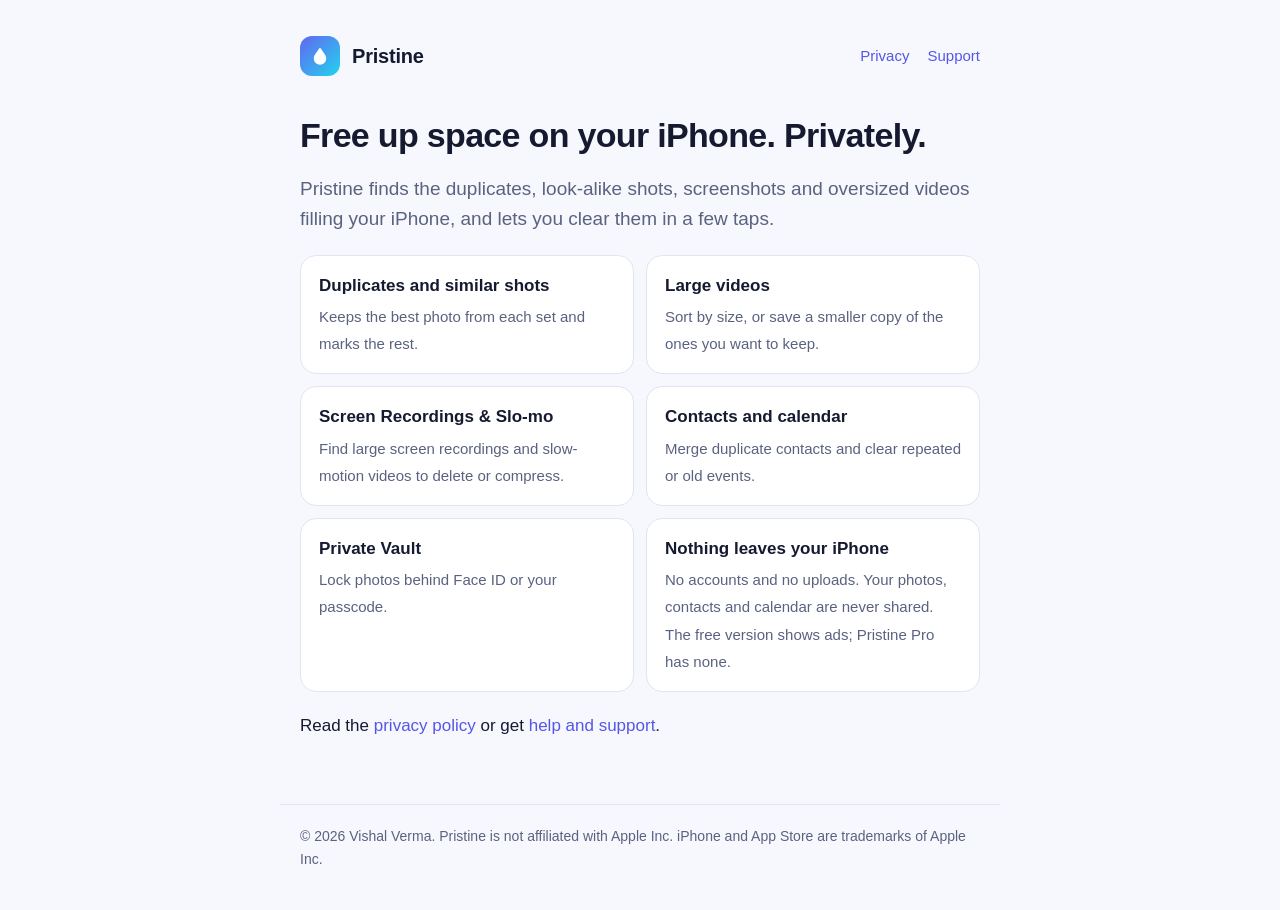
<file: index.html>
<!doctype html>
<html lang="en">
<head>
<meta charset="utf-8"><meta name="viewport" content="width=device-width, initial-scale=1"><link rel="stylesheet" href="style.css">
<title>Pristine</title>
<meta name="description" content="Pristine finds duplicate and similar photos, large videos, duplicate contacts and calendar clutter on your iPhone. Everything stays on your device.">
</head>
<body>
<header>
  <a class="brand" href="index.html" style="display:flex;align-items:center;gap:12px;color:inherit;text-decoration:none"><span class="mark" aria-hidden="true"><svg viewBox="0 0 24 24"><path d="M12 2.5c.4 0 .8.2 1 .6 2.4 4 6.5 7.8 6.5 12a7.5 7.5 0 0 1-15 0c0-4.2 4.1-8 6.5-12 .2-.4.6-.6 1-.6Z"/></svg></span> Pristine</a>
  <nav aria-label="Pages"><a href="privacy.html">Privacy</a><a href="support.html">Support</a></nav>
</header>
<main>
  <h1>Free up space on your iPhone. Privately.</h1>
  <p class="lead">Pristine finds the duplicates, look-alike shots, screenshots and oversized videos filling your iPhone, and lets you clear them in a few taps.</p>
  <div class="cards">
    <div class="card"><strong>Duplicates and similar shots</strong><span>Keeps the best photo from each set and marks the rest.</span></div>
    <div class="card"><strong>Large videos</strong><span>Sort by size, or save a smaller copy of the ones you want to keep.</span></div>
    <div class="card"><strong>Screen Recordings &amp; Slo-mo</strong><span>Find large screen recordings and slow-motion videos to delete or compress.</span></div>
    <div class="card"><strong>Contacts and calendar</strong><span>Merge duplicate contacts and clear repeated or old events.</span></div>
    <div class="card"><strong>Private Vault</strong><span>Lock photos behind Face ID or your passcode.</span></div>
    <div class="card"><strong>Nothing leaves your iPhone</strong><span>No accounts and no uploads. Your photos, contacts and calendar are never shared. The free version shows ads; Pristine Pro has none.</span></div>
  </div>
  <p>Read the <a href="privacy.html">privacy policy</a> or get <a href="support.html">help and support</a>.</p>
</main>
<footer>&copy; 2026 Vishal Verma. Pristine is not affiliated with Apple Inc. iPhone and App Store are trademarks of Apple Inc.</footer>
</body>
</html>
</file>
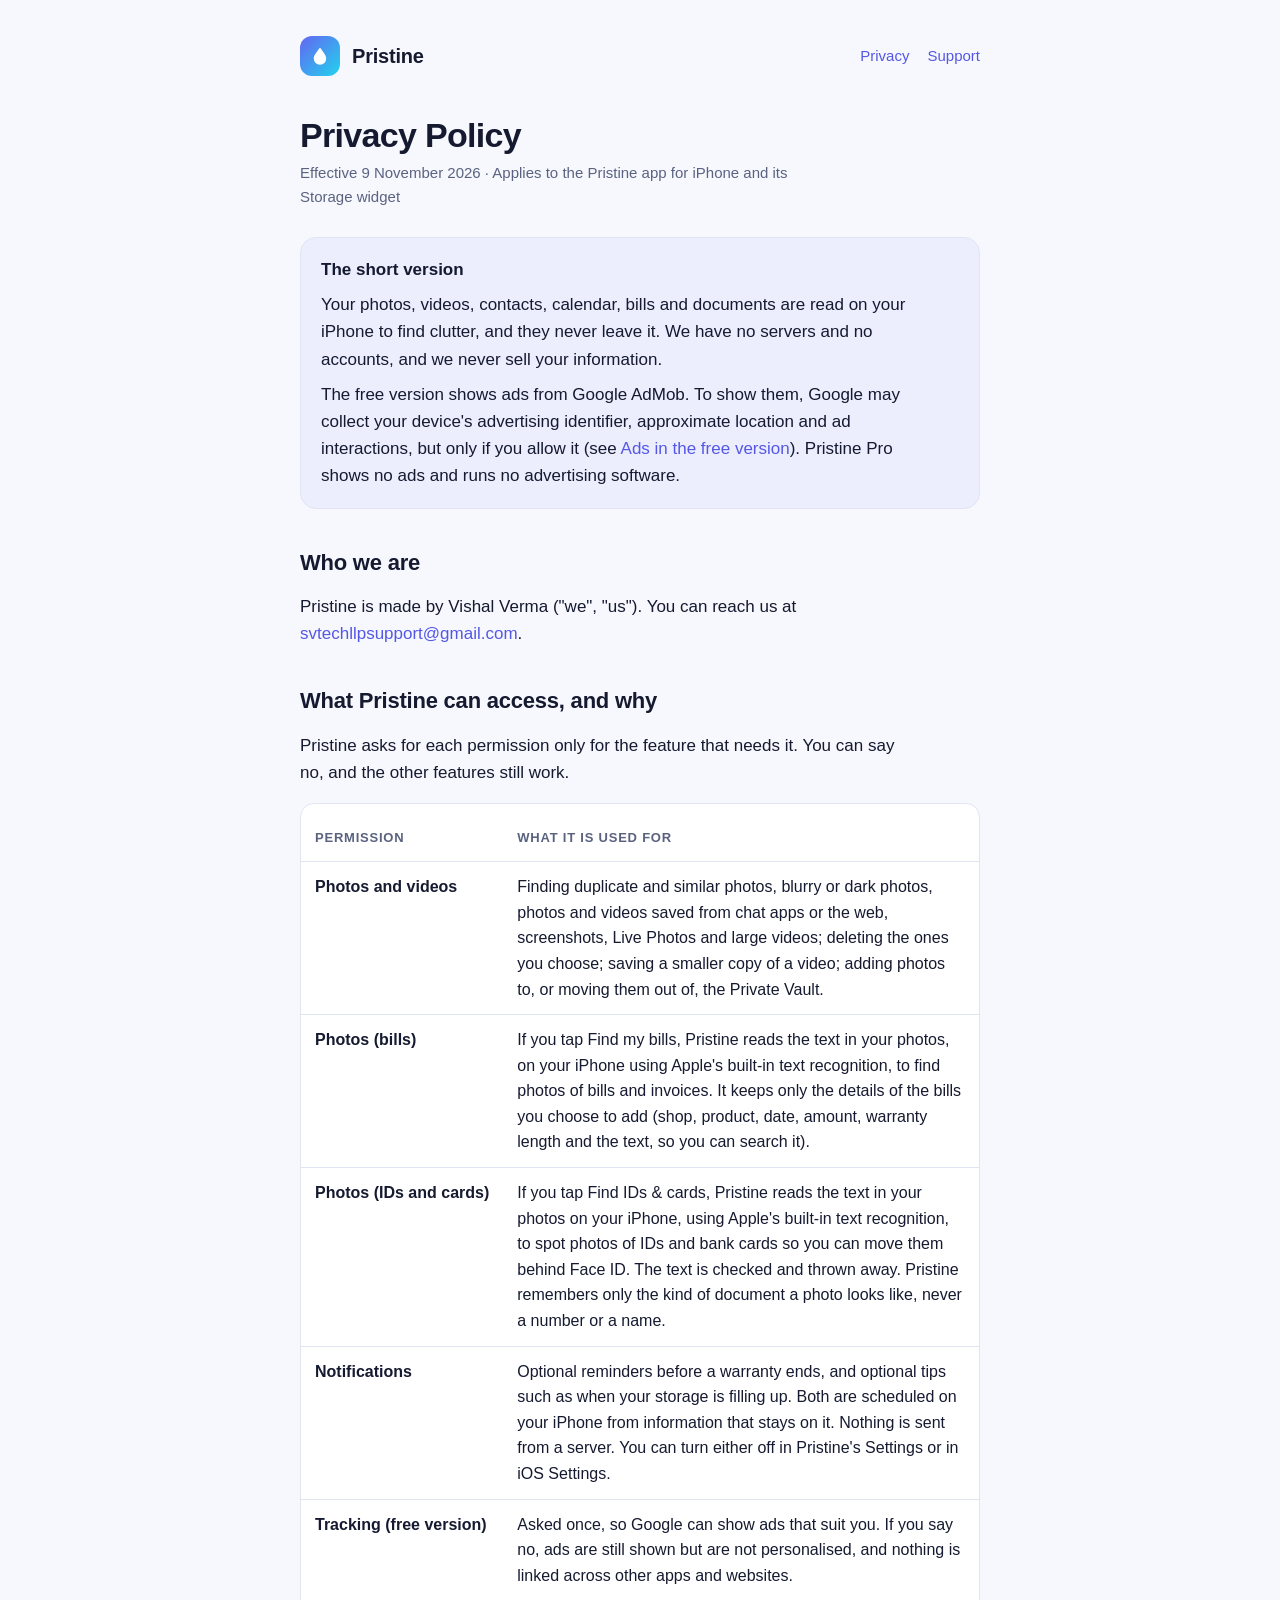
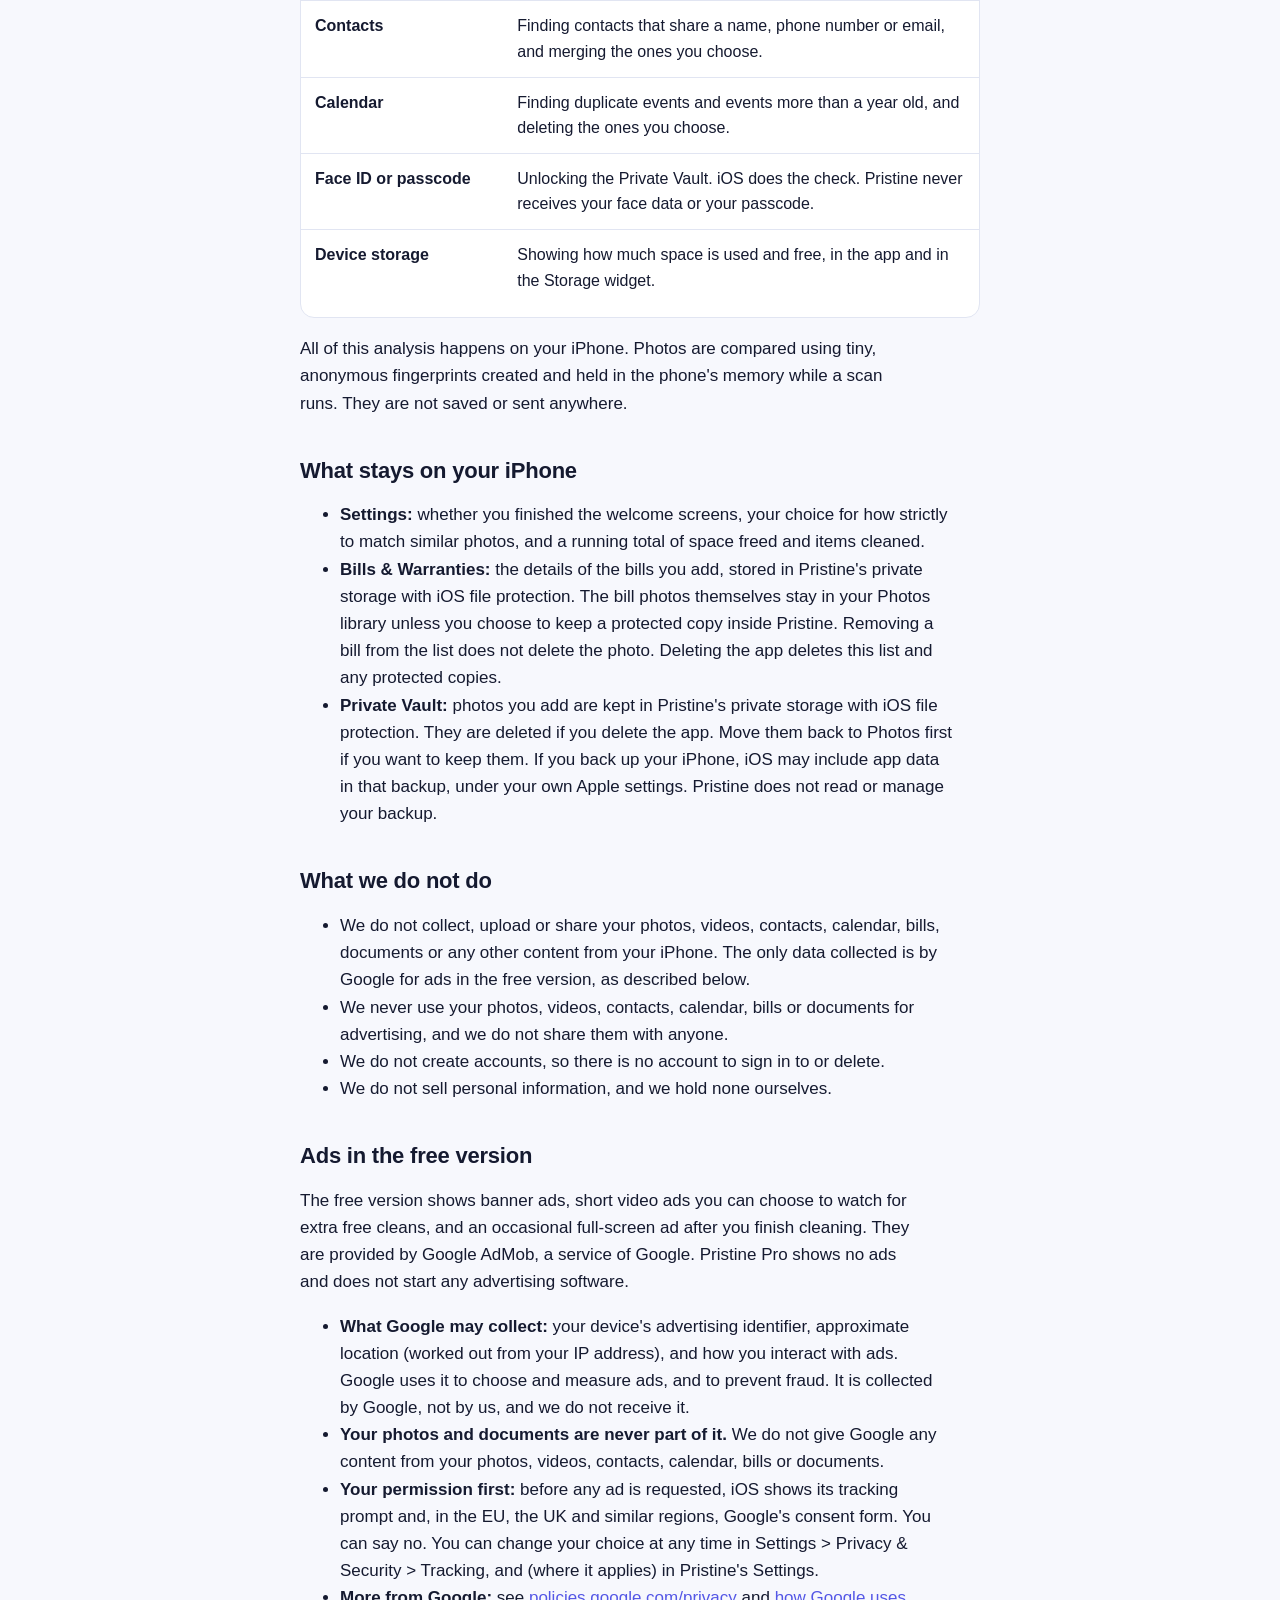
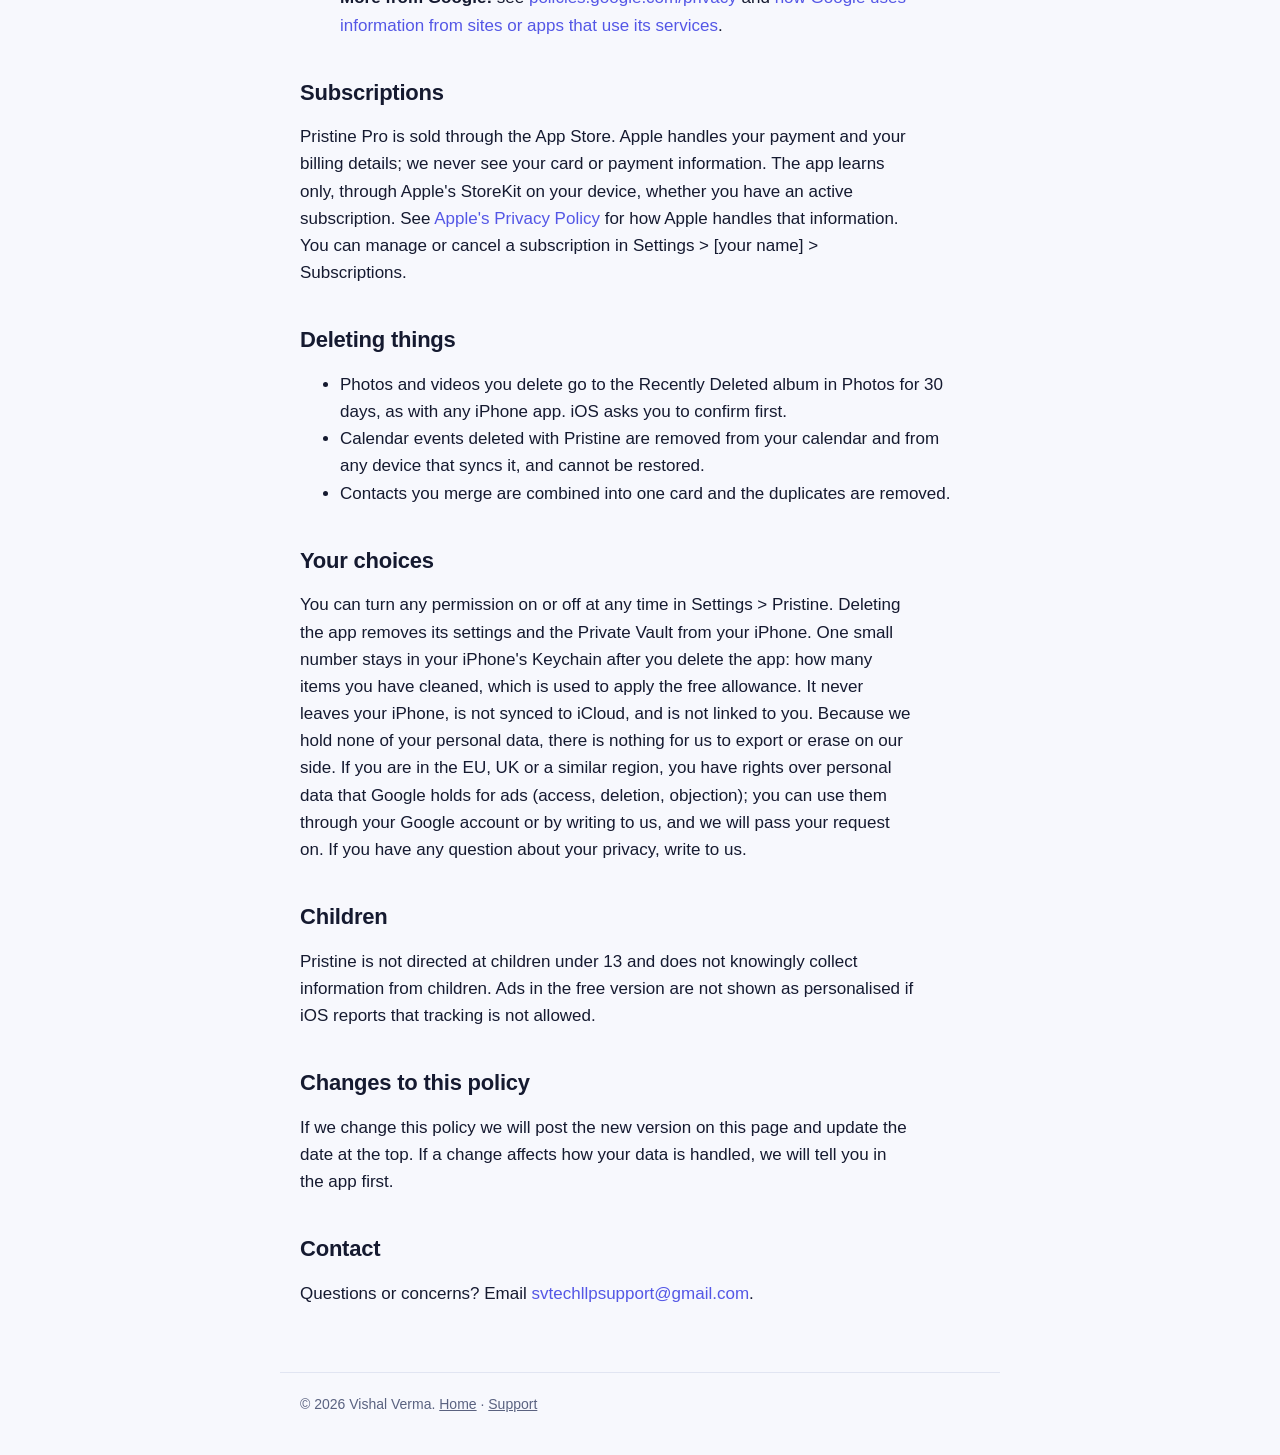
<file: privacy.html>
<!doctype html>
<html lang="en">
<head>
<meta charset="utf-8"><meta name="viewport" content="width=device-width, initial-scale=1"><link rel="stylesheet" href="style.css">
<title>Pristine Privacy Policy</title>
<meta name="description" content="Your photos, videos, contacts, calendar and documents never leave your iPhone. The free version shows ads from Google AdMob, only with your permission.">
</head>
<body>
<header>
  <a class="brand" href="index.html" style="display:flex;align-items:center;gap:12px;color:inherit;text-decoration:none"><span class="mark" aria-hidden="true"><svg viewBox="0 0 24 24"><path d="M12 2.5c.4 0 .8.2 1 .6 2.4 4 6.5 7.8 6.5 12a7.5 7.5 0 0 1-15 0c0-4.2 4.1-8 6.5-12 .2-.4.6-.6 1-.6Z"/></svg></span> Pristine</a>
  <nav aria-label="Pages"><a href="privacy.html" aria-current="page">Privacy</a><a href="support.html">Support</a></nav>
</header>
<main>
  <h1>Privacy Policy</h1>
  <p class="meta">Effective 9 November 2026 &middot; Applies to the Pristine app for iPhone and its Storage widget</p>

  <div class="summary">
    <p><strong>The short version</strong></p>
    <p>Your photos, videos, contacts, calendar, bills and documents are read on your iPhone to find clutter, and they never leave it. We have no servers and no accounts, and we never sell your information.</p>
    <p>The free version shows ads from Google AdMob. To show them, Google may collect your device's advertising identifier, approximate location and ad interactions, but only if you allow it (see <a href="#ads">Ads in the free version</a>). Pristine Pro shows no ads and runs no advertising software.</p>
  </div>

  <h2>Who we are</h2>
  <p>Pristine is made by Vishal Verma ("we", "us"). You can reach us at <a href="mailto:svtechllpsupport@gmail.com">svtechllpsupport@gmail.com</a>.</p>

  <h2>What Pristine can access, and why</h2>
  <p>Pristine asks for each permission only for the feature that needs it. You can say no, and the other features still work.</p>
  <div class="table-wrap"><table>
    <thead><tr><th>Permission</th><th>What it is used for</th></tr></thead>
    <tbody>
      <tr><td>Photos and videos</td><td>Finding duplicate and similar photos, blurry or dark photos, photos and videos saved from chat apps or the web, screenshots, Live Photos and large videos; deleting the ones you choose; saving a smaller copy of a video; adding photos to, or moving them out of, the Private Vault.</td></tr>
      <tr><td>Photos (bills)</td><td>If you tap Find my bills, Pristine reads the text in your photos, on your iPhone using Apple's built-in text recognition, to find photos of bills and invoices. It keeps only the details of the bills you choose to add (shop, product, date, amount, warranty length and the text, so you can search it).</td></tr>
      <tr><td>Photos (IDs and cards)</td><td>If you tap Find IDs &amp; cards, Pristine reads the text in your photos on your iPhone, using Apple's built-in text recognition, to spot photos of IDs and bank cards so you can move them behind Face ID. The text is checked and thrown away. Pristine remembers only the kind of document a photo looks like, never a number or a name.</td></tr>
      <tr><td>Notifications</td><td>Optional reminders before a warranty ends, and optional tips such as when your storage is filling up. Both are scheduled on your iPhone from information that stays on it. Nothing is sent from a server. You can turn either off in Pristine's Settings or in iOS Settings.</td></tr>
      <tr><td>Tracking (free version)</td><td>Asked once, so Google can show ads that suit you. If you say no, ads are still shown but are not personalised, and nothing is linked across other apps and websites.</td></tr>
      <tr><td>Contacts</td><td>Finding contacts that share a name, phone number or email, and merging the ones you choose.</td></tr>
      <tr><td>Calendar</td><td>Finding duplicate events and events more than a year old, and deleting the ones you choose.</td></tr>
      <tr><td>Face ID or passcode</td><td>Unlocking the Private Vault. iOS does the check. Pristine never receives your face data or your passcode.</td></tr>
      <tr><td>Device storage</td><td>Showing how much space is used and free, in the app and in the Storage widget.</td></tr>
    </tbody>
  </table></div>
  <p>All of this analysis happens on your iPhone. Photos are compared using tiny, anonymous fingerprints created and held in the phone's memory while a scan runs. They are not saved or sent anywhere.</p>

  <h2>What stays on your iPhone</h2>
  <ul>
    <li><strong>Settings:</strong> whether you finished the welcome screens, your choice for how strictly to match similar photos, and a running total of space freed and items cleaned.</li>
    <li><strong>Bills &amp; Warranties:</strong> the details of the bills you add, stored in Pristine's private storage with iOS file protection. The bill photos themselves stay in your Photos library unless you choose to keep a protected copy inside Pristine. Removing a bill from the list does not delete the photo. Deleting the app deletes this list and any protected copies.</li>
    <li><strong>Private Vault:</strong> photos you add are kept in Pristine's private storage with iOS file protection. They are deleted if you delete the app. Move them back to Photos first if you want to keep them. If you back up your iPhone, iOS may include app data in that backup, under your own Apple settings. Pristine does not read or manage your backup.</li>
  </ul>

  <h2>What we do not do</h2>
  <ul>
    <li>We do not collect, upload or share your photos, videos, contacts, calendar, bills, documents or any other content from your iPhone. The only data collected is by Google for ads in the free version, as described below.</li>
    <li>We never use your photos, videos, contacts, calendar, bills or documents for advertising, and we do not share them with anyone.</li>
    <li>We do not create accounts, so there is no account to sign in to or delete.</li>
    <li>We do not sell personal information, and we hold none ourselves.</li>
  </ul>

  <h2 id="ads">Ads in the free version</h2>
  <p>The free version shows banner ads, short video ads you can choose to watch for extra free cleans, and an occasional full-screen ad after you finish cleaning. They are provided by Google AdMob, a service of Google. Pristine Pro shows no ads and does not start any advertising software.</p>
  <ul>
    <li><strong>What Google may collect:</strong> your device's advertising identifier, approximate location (worked out from your IP address), and how you interact with ads. Google uses it to choose and measure ads, and to prevent fraud. It is collected by Google, not by us, and we do not receive it.</li>
    <li><strong>Your photos and documents are never part of it.</strong> We do not give Google any content from your photos, videos, contacts, calendar, bills or documents.</li>
    <li><strong>Your permission first:</strong> before any ad is requested, iOS shows its tracking prompt and, in the EU, the UK and similar regions, Google's consent form. You can say no. You can change your choice at any time in Settings &gt; Privacy &amp; Security &gt; Tracking, and (where it applies) in Pristine's Settings.</li>
    <li><strong>More from Google:</strong> see <a href="https://policies.google.com/privacy">policies.google.com/privacy</a> and <a href="https://policies.google.com/technologies/partner-sites">how Google uses information from sites or apps that use its services</a>.</li>
  </ul>

  <h2>Subscriptions</h2>
  <p>Pristine Pro is sold through the App Store. Apple handles your payment and your billing details; we never see your card or payment information. The app learns only, through Apple's StoreKit on your device, whether you have an active subscription. See <a href="https://www.apple.com/legal/privacy/">Apple's Privacy Policy</a> for how Apple handles that information. You can manage or cancel a subscription in Settings &gt; [your name] &gt; Subscriptions.</p>

  <h2>Deleting things</h2>
  <ul>
    <li>Photos and videos you delete go to the Recently Deleted album in Photos for 30 days, as with any iPhone app. iOS asks you to confirm first.</li>
    <li>Calendar events deleted with Pristine are removed from your calendar and from any device that syncs it, and cannot be restored.</li>
    <li>Contacts you merge are combined into one card and the duplicates are removed.</li>
  </ul>

  <h2>Your choices</h2>
  <p>You can turn any permission on or off at any time in Settings &gt; Pristine. Deleting the app removes its settings and the Private Vault from your iPhone. One small number stays in your iPhone's Keychain after you delete the app: how many items you have cleaned, which is used to apply the free allowance. It never leaves your iPhone, is not synced to iCloud, and is not linked to you. Because we hold none of your personal data, there is nothing for us to export or erase on our side. If you are in the EU, UK or a similar region, you have rights over personal data that Google holds for ads (access, deletion, objection); you can use them through your Google account or by writing to us, and we will pass your request on. If you have any question about your privacy, write to us.</p>

  <h2>Children</h2>
  <p>Pristine is not directed at children under 13 and does not knowingly collect information from children. Ads in the free version are not shown as personalised if iOS reports that tracking is not allowed.</p>

  <h2>Changes to this policy</h2>
  <p>If we change this policy we will post the new version on this page and update the date at the top. If a change affects how your data is handled, we will tell you in the app first.</p>

  <h2>Contact</h2>
  <p>Questions or concerns? Email <a href="mailto:svtechllpsupport@gmail.com">svtechllpsupport@gmail.com</a>.</p>
</main>
<footer>&copy; 2026 Vishal Verma. <a href="index.html">Home</a> &middot; <a href="support.html">Support</a></footer>
</body>
</html>
</file>
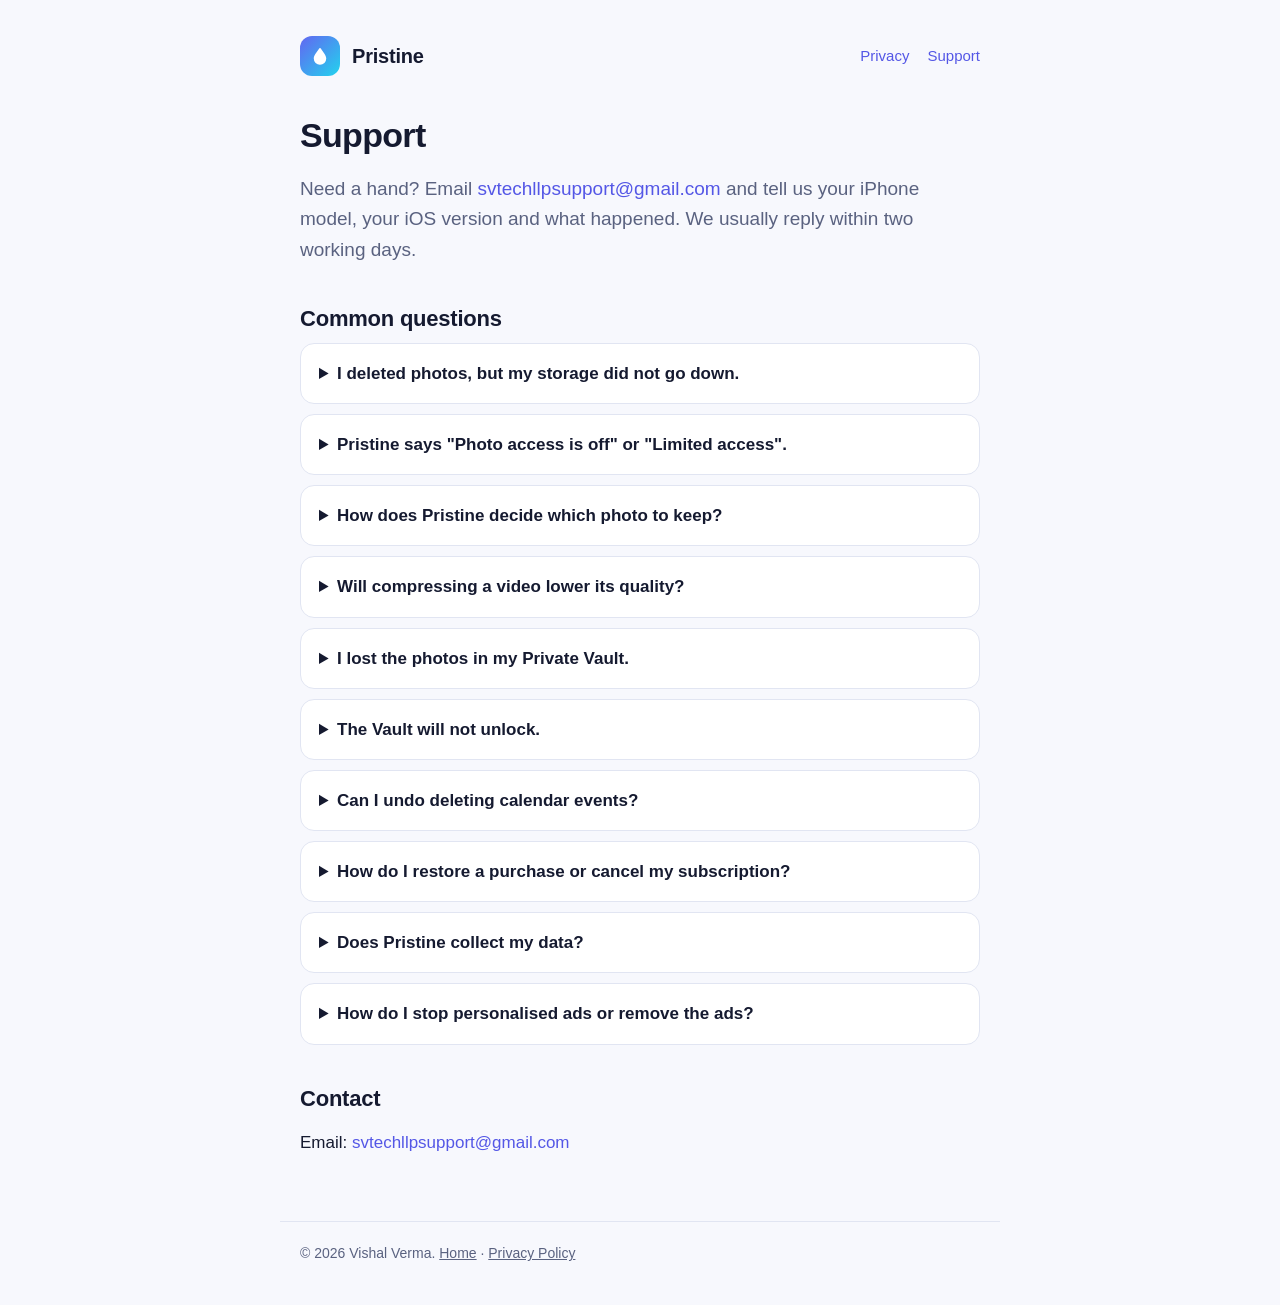
<file: support.html>
<!doctype html>
<html lang="en">
<head>
<meta charset="utf-8"><meta name="viewport" content="width=device-width, initial-scale=1"><link rel="stylesheet" href="style.css">
<title>Pristine Support</title>
<meta name="description" content="Help for Pristine: answers to common questions and how to contact us.">
</head>
<body>
<header>
  <a class="brand" href="index.html" style="display:flex;align-items:center;gap:12px;color:inherit;text-decoration:none"><span class="mark" aria-hidden="true"><svg viewBox="0 0 24 24"><path d="M12 2.5c.4 0 .8.2 1 .6 2.4 4 6.5 7.8 6.5 12a7.5 7.5 0 0 1-15 0c0-4.2 4.1-8 6.5-12 .2-.4.6-.6 1-.6Z"/></svg></span> Pristine</a>
  <nav aria-label="Pages"><a href="privacy.html">Privacy</a><a href="support.html" aria-current="page">Support</a></nav>
</header>
<main>
  <h1>Support</h1>
  <p class="lead">Need a hand? Email <a href="mailto:svtechllpsupport@gmail.com">svtechllpsupport@gmail.com</a> and tell us your iPhone model, your iOS version and what happened. We usually reply within two working days.</p>

  <h2>Common questions</h2>

  <details><summary>I deleted photos, but my storage did not go down.</summary>
    <p>iPhone keeps deleted photos in the Recently Deleted album for 30 days. Open Photos &gt; Albums &gt; Recently Deleted, tap Select, then Delete All to free the space right away.</p></details>

  <details><summary>Pristine says "Photo access is off" or "Limited access".</summary>
    <p>Go to Settings &gt; Pristine &gt; Photos and choose Full Access. With Limited Access, Pristine can only scan the photos you picked, so it will miss most duplicates.</p></details>

  <details><summary>How does Pristine decide which photo to keep?</summary>
    <p>In each set it marks the best one: a favourite first, then the highest resolution, then the largest file. The rest are pre-selected, and you can change the selection before deleting anything.</p></details>

  <details><summary>Will compressing a video lower its quality?</summary>
    <p>Pristine saves a smaller copy in a compact format, up to 1080p. It asks before deleting the original, so you can compare first. Videos that would shrink by less than 10% are skipped. Videos stored only in iCloud must be downloaded in Photos before they can be compressed.</p></details>

  <details><summary>I lost the photos in my Private Vault.</summary>
    <p>Vault photos live inside Pristine, so they are removed if the app is deleted. They are not uploaded anywhere. Before deleting the app or changing phones, open a photo in the Vault and tap Move to Photos. If your iPhone backup includes app data, restoring that backup on the same Apple account can bring the Vault back.</p></details>

  <details><summary>The Vault will not unlock.</summary>
    <p>The Vault uses Face ID or your passcode. Make sure a passcode is set in Settings &gt; Face ID &amp; Passcode, and that Face ID is allowed for Pristine.</p></details>

  <details><summary>Can I undo deleting calendar events?</summary>
    <p>No. Calendar deletions are permanent and sync to your other devices. Pristine only offers single events in calendars you can edit, never repeating events, and it asks you to confirm.</p></details>

  <details><summary>How do I restore a purchase or cancel my subscription?</summary>
    <p>To restore, open Pristine &gt; Settings &gt; Restore Purchases. To cancel, open iPhone Settings &gt; [your name] &gt; Subscriptions &gt; Pristine Pro. Cancelling keeps Pro until the end of the period you paid for.</p></details>

  <details><summary>Does Pristine collect my data?</summary>
    <p>Pristine itself does not. Your photos, videos, contacts, calendar and documents are read on your iPhone and never leave it, and there are no accounts. The free version shows ads from Google AdMob, which may collect an advertising identifier, approximate location and ad interactions, but only if you allow it in the tracking prompt. Pristine Pro shows no ads. Read the <a href="privacy.html#ads">privacy policy</a> for the details.</p></details>

  <details><summary>How do I stop personalised ads or remove the ads?</summary>
    <p>To limit personalisation, open iPhone Settings &gt; Privacy &amp; Security &gt; Tracking and turn Pristine off. To remove ads completely, upgrade to Pristine Pro in Pristine &gt; Settings.</p></details>

  <h2>Contact</h2>
  <p>Email: <a href="mailto:svtechllpsupport@gmail.com">svtechllpsupport@gmail.com</a></p>
</main>
<footer>&copy; 2026 Vishal Verma. <a href="index.html">Home</a> &middot; <a href="privacy.html">Privacy Policy</a></footer>
</body>
</html>
</file>
<file: style.css>
:root {
  --bg: #f7f8fd;
  --card: #ffffff;
  --fg: #151a30;
  --muted: #5a6280;
  --line: #e1e5f2;
  --accent: #5457e6;
  --accent-soft: #eceefe;
}
@media (prefers-color-scheme: dark) {
  :root {
    --bg: #0b1026;
    --card: #131a38;
    --fg: #eef0ff;
    --muted: #a3abcc;
    --line: #232c55;
    --accent: #8b8ef5;
    --accent-soft: #1c2352;
  }
}
* { box-sizing: border-box; }
html { -webkit-text-size-adjust: 100%; }
body {
  margin: 0;
  background: var(--bg);
  color: var(--fg);
  font: 17px/1.6 -apple-system, BlinkMacSystemFont, "SF Pro Text", "Segoe UI", Roboto, Helvetica, Arial, sans-serif;
}
header, main, footer {
  width: min(720px, 100%);
  margin: 0 auto;
  padding-left: max(20px, env(safe-area-inset-left));
  padding-right: max(20px, env(safe-area-inset-right));
}
header { padding-top: 36px; padding-bottom: 8px; display: flex; align-items: center; gap: 12px; }
.mark {
  width: 40px; height: 40px; border-radius: 12px;
  background: linear-gradient(135deg, #6366f1, #22d3ee);
  display: grid; place-items: center; flex: none;
}
.mark svg { width: 20px; height: 20px; fill: #fff; }
.brand { font-weight: 700; font-size: 20px; letter-spacing: -0.01em; }
nav { margin-left: auto; display: flex; gap: 18px; font-size: 15px; }
a { color: var(--accent); text-decoration: none; }
a:hover { text-decoration: underline; }
a:focus-visible { outline: 3px solid var(--accent); outline-offset: 3px; border-radius: 4px; }
main { padding-top: 24px; padding-bottom: 48px; }
h1 { font-size: 34px; line-height: 1.15; letter-spacing: -0.02em; margin: 8px 0 6px; text-wrap: balance; }
h2 { font-size: 22px; line-height: 1.25; margin: 40px 0 8px; letter-spacing: -0.01em; text-wrap: balance; }
p, li { max-width: 65ch; }
.lead { font-size: 19px; color: var(--muted); }
.meta { color: var(--muted); font-size: 15px; margin: 0 0 28px; }
.summary {
  background: var(--accent-soft); border: 1px solid var(--line); border-radius: 16px;
  padding: 18px 20px; margin: 20px 0;
}
.summary p { margin: 0 0 8px; }
.summary p:last-child { margin: 0; }
table { width: 100%; border-collapse: collapse; margin: 12px 0; font-size: 16px; }
.table-wrap { overflow-x: auto; border: 1px solid var(--line); border-radius: 14px; background: var(--card); }
th, td { text-align: left; padding: 12px 14px; border-bottom: 1px solid var(--line); vertical-align: top; }
th { font-size: 13px; text-transform: uppercase; letter-spacing: 0.06em; color: var(--muted); }
tr:last-child td { border-bottom: 0; }
td:first-child { font-weight: 600; white-space: nowrap; }
details { background: var(--card); border: 1px solid var(--line); border-radius: 14px; padding: 4px 18px; margin: 10px 0; }
summary { cursor: pointer; padding: 12px 0; font-weight: 600; }
details p { margin: 0 0 14px; }
.cards { display: grid; gap: 12px; grid-template-columns: repeat(auto-fit, minmax(220px, 1fr)); margin: 20px 0; }
.card { background: var(--card); border: 1px solid var(--line); border-radius: 16px; padding: 16px 18px; }
.card strong { display: block; margin-bottom: 4px; }
.card span { color: var(--muted); font-size: 15px; }
footer { padding-top: 20px; padding-bottom: 40px; color: var(--muted); font-size: 14px; border-top: 1px solid var(--line); }
footer a { color: inherit; text-decoration: underline; }
@media (max-width: 480px) { h1 { font-size: 29px; } td:first-child { white-space: normal; } }
</file>
